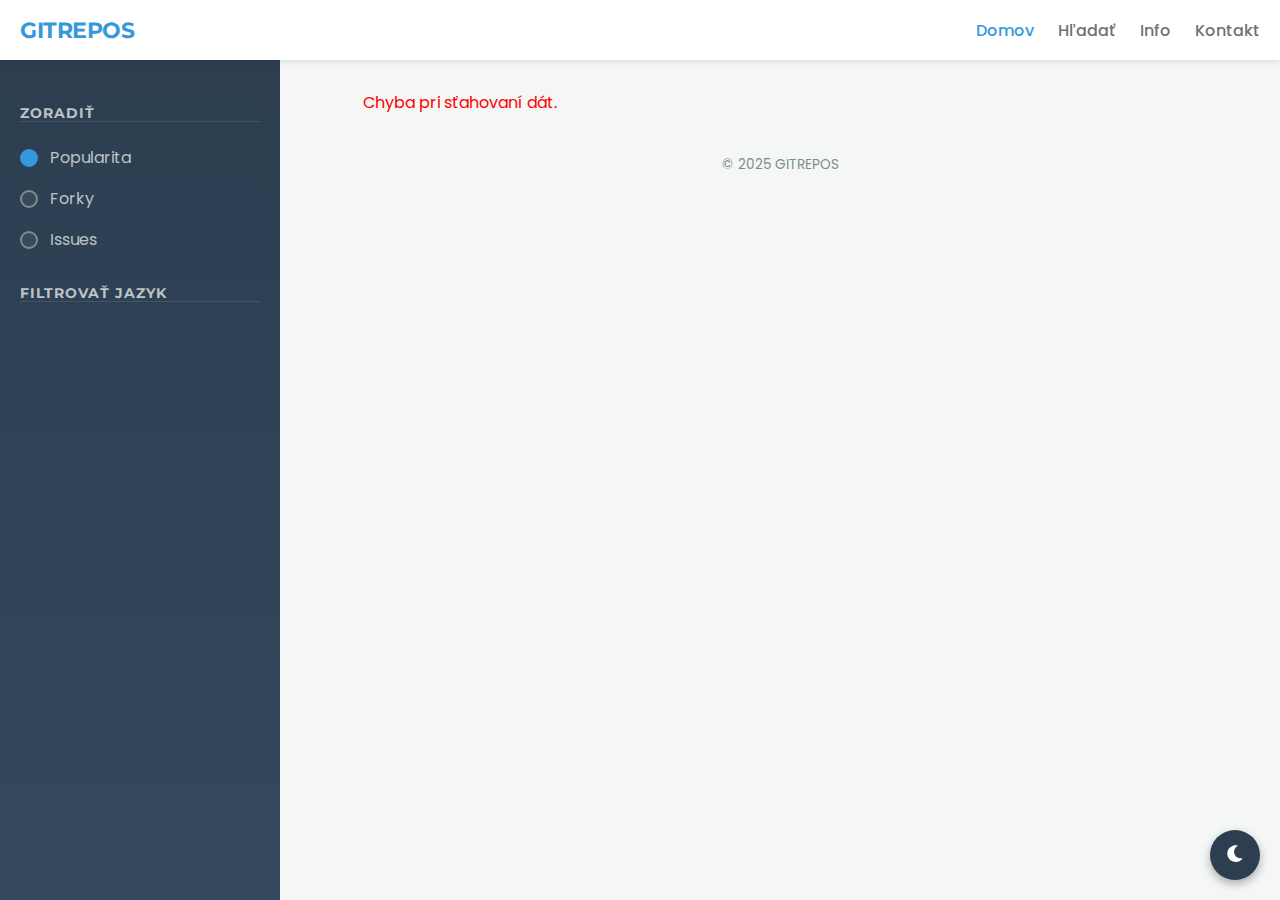
<file: index.html>
<!DOCTYPE html>
<html lang="sk">
<head>
    <meta charset="UTF-8">
    <meta name="viewport" content="width=device-width, initial-scale=1.0">
    <title>GitRepos - Domov</title>
    <link rel="stylesheet" href="https://cdnjs.cloudflare.com/ajax/libs/font-awesome/6.0.0/css/all.min.css">
    <link rel="stylesheet" href="style.css">
</head>
<body>

    <header>
        <div class="logo">
            <a href="index.html">GITREPOS</a>
        </div>
        <nav class="menu">
            <a href="index.html" class="active">Domov</a>
            <a href="search.html">Hľadať</a>
            <a href="info.html">Info</a>
            <a href="contact.html">Kontakt</a>
        </nav>
    </header>

    <div class="layout">
        
        <aside class="sidebar">
            <h3>Zoradiť</h3>
            <ul class="filtre">
                <li>
                    <label>
                        <input type="radio" name="sort" value="stars" checked>
                        <div class="custom-box is-round"></div>
                        <span>Popularita</span>
                    </label>
                </li>
                <li>
                    <label>
                        <input type="radio" name="sort" value="forks">
                        <div class="custom-box is-round"></div>
                        <span>Forky</span>
                    </label>
                </li>
                <li>
                    <label>
                        <input type="radio" name="sort" value="issues">
                        <div class="custom-box is-round"></div>
                        <span>Issues</span>
                    </label>
                </li>
            </ul>

            <h3>Filtrovať jazyk</h3>
            <ul class="filtre" id="lang-list">
            </ul>
        </aside>

        <main>
            <div id="grid" class="grid"></div>
            <footer>© 2025 GITREPOS</footer>
        </main>
    </div>

    <button id="dark-mode-toggle">
        <i class="fa-solid fa-moon"></i>
    </button>

    <script src="script.js"></script>
</body>
</html>
</file>
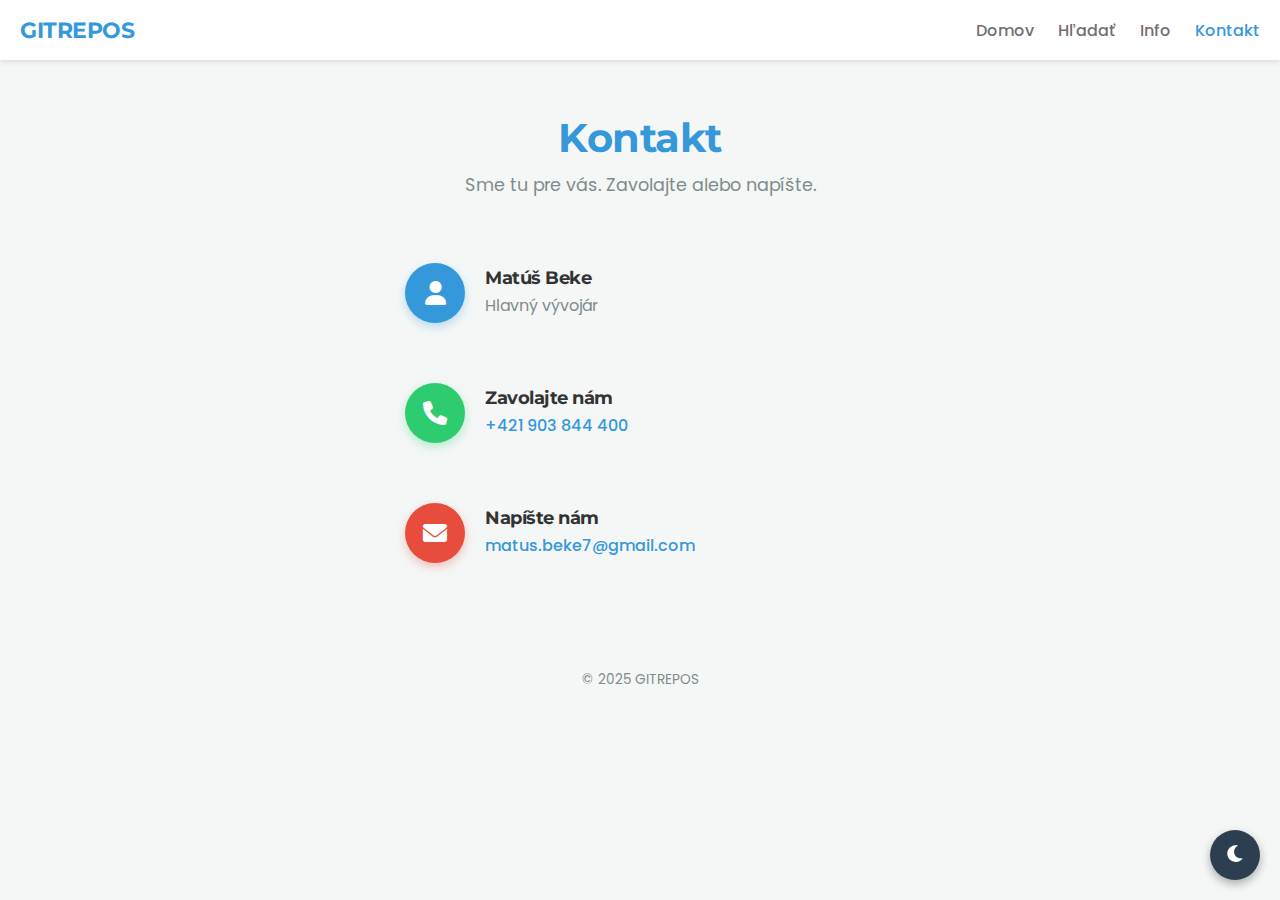
<file: contact.html>
<!DOCTYPE html>
<html lang="sk">
<head>
    <meta charset="UTF-8">
    <meta name="viewport" content="width=device-width, initial-scale=1.0">
    <title>GitRepos - Kontakt</title>
    <link rel="stylesheet" href="https://cdnjs.cloudflare.com/ajax/libs/font-awesome/6.0.0/css/all.min.css">
    <link rel="stylesheet" href="style.css">
</head>
<body>

    <header>
        <div class="logo">
            <a href="index.html">GITREPOS</a>
        </div>
        <nav class="menu">
            <a href="index.html">Domov</a>
            <a href="search.html">Hľadať</a>
            <a href="info.html">Info</a>
            <a href="contact.html" class="active">Kontakt</a>
        </nav>
    </header>

    <div class="layout">
        <main>
            <div class="container" style="display: flex; flex-direction: column; justify-content: center; min-height: 60vh;">
                
                <div class="contact-header">
                    <h1>Kontakt</h1>
                    <p>Sme tu pre vás. Zavolajte alebo napíšte.</p>
                </div>

                <div class="contact-wrapper" style="justify-content: center;">
                    
                    <div class="contact-info" style="max-width: 500px; width: 100%;">
                        
                        <div class="info-item">
                            <div class="icon-box blue">
                                <i class="fa-solid fa-user"></i>
                            </div>
                            <div>
                                <h3>Matúš Beke</h3>
                                <p>Hlavný vývojár</p>
                            </div>
                        </div>

                        <a href="tel:+421903844400" class="info-item-link">
                            <div class="info-item">
                                <div class="icon-box green">
                                    <i class="fa-solid fa-phone"></i>
                                </div>
                                <div>
                                    <h3>Zavolajte nám</h3>
                                    <p style="color: var(--modra); font-weight: 500;">+421 903 844 400</p>
                                </div>
                            </div>
                        </a>

                        <a href="mailto:matus.beke7@gmail.com" target="_blank" class="info-item-link">
                            <div class="info-item">
                                <div class="icon-box red">
                                    <i class="fa-solid fa-envelope"></i>
                                </div>
                                <div>
                                    <h3>Napíšte nám</h3>
                                    <p style="color: var(--modra); font-weight: 500;">matus.beke7@gmail.com</p>
                                </div>
                            </div>
                        </a>

                    </div>
                </div>
            </div>
            
            <footer>© 2025 GITREPOS</footer>
        </main>
    </div>

    <button id="dark-mode-toggle">
        <i class="fa-solid fa-moon"></i>
    </button>

    <script src="script.js"></script>
</body>
</html>
</file>
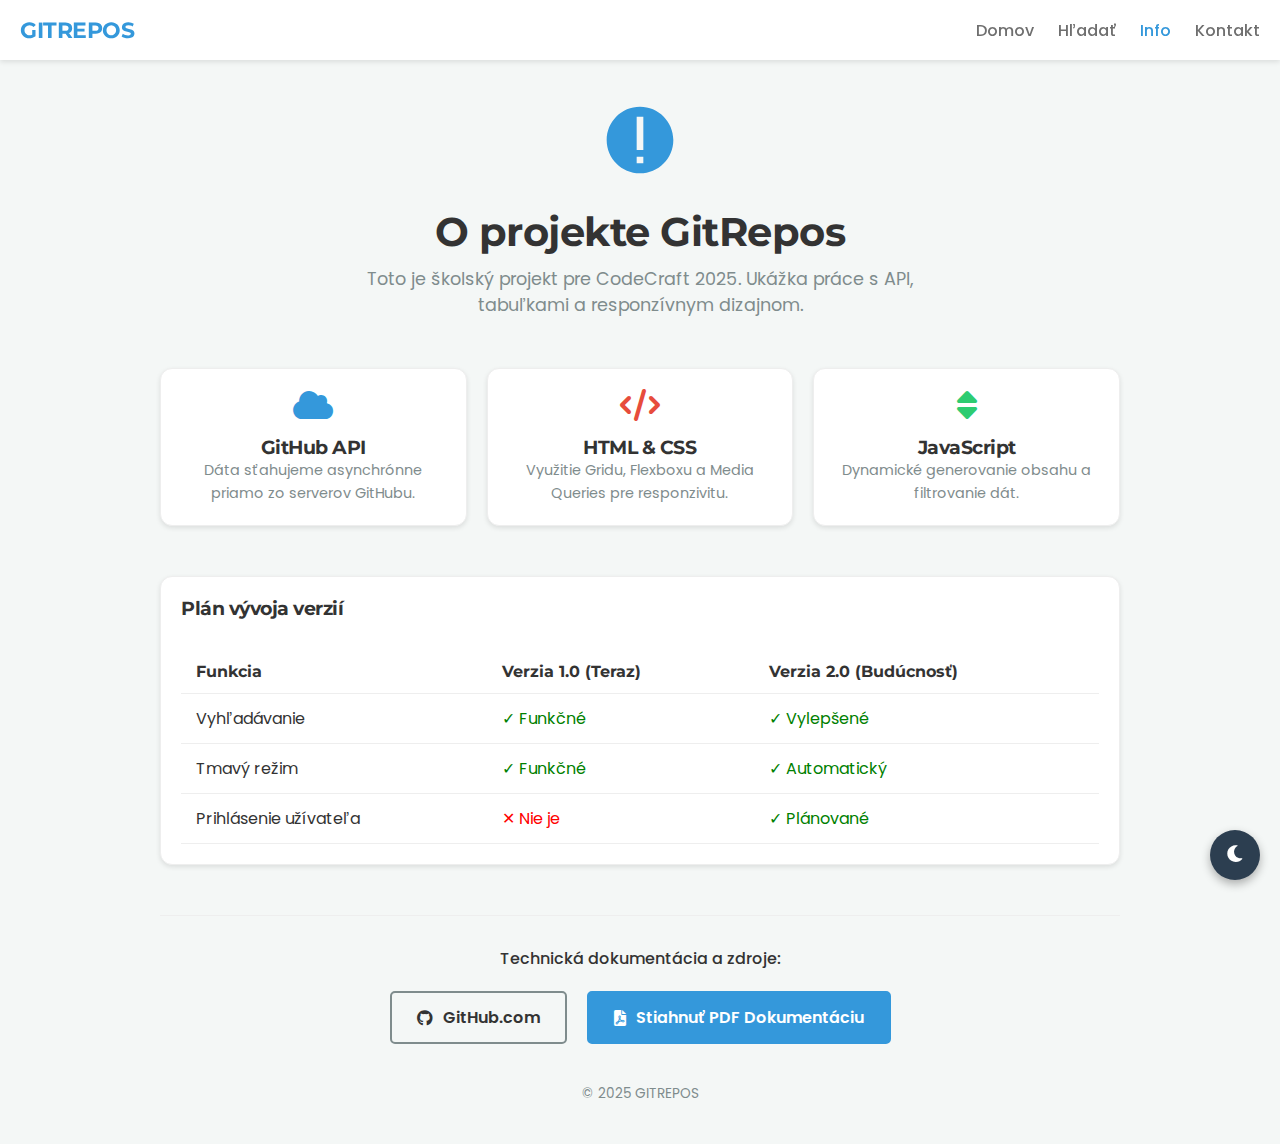
<file: info.html>
<!DOCTYPE html>
<html lang="sk">
<head>
    <meta charset="UTF-8">
    <meta name="viewport" content="width=device-width, initial-scale=1.0">
    <title>Info - GR Dashboard</title>
    <link rel="stylesheet" href="https://cdnjs.cloudflare.com/ajax/libs/font-awesome/6.0.0/css/all.min.css">
    <link rel="stylesheet" href="style.css">
</head>
<body>

    <header>
        <div class="logo">
            <a href="index.html">GITREPOS</a>
        </div>
        <nav class="menu">
            <a href="index.html">Domov</a>
            <a href="search.html">Hľadať</a>
            <a href="info.html" class="active">Info</a>
            <a href="contact.html">Kontakt</a>
        </nav>
    </header>

    <div class="layout">
        <main style="max-width: 1000px; margin: 0 auto; width: 100%; padding: 40px 20px;">
            
            <div style="text-align: center; margin-bottom: 50px;">
                <svg width="80" height="80" viewBox="0 0 24 24" fill="none" xmlns="http://www.w3.org/2000/svg" style="margin-bottom: 20px;">
                    <path d="M12 2C6.48 2 2 6.48 2 12C2 17.52 6.48 22 12 22C17.52 22 22 17.52 22 12C22 6.48 17.52 2 12 2ZM11 17H13V19H11V17ZM11 5H13V15H11V5Z" fill="#3498db"/>
                </svg>
                
                <h1 style="font-size: 2.5rem; margin-bottom: 10px; color: var(--text-main);">O projekte GitRepos</h1>
                <p style="font-size: 1.1rem; color: var(--text-card-small); max-width: 600px; margin: 0 auto;">
                    Toto je školský projekt pre CodeCraft 2025. Ukážka práce s API, tabuľkami a responzívnym dizajnom.
                </p>
            </div>

            <div class="grid" style="margin-bottom: 50px;">
                <div class="card" style="text-align: center;">
                    <i class="fa-solid fa-cloud" style="font-size: 2rem; color: var(--accent-color); margin-bottom: 15px;"></i>
                    <h3>GitHub API</h3>
                    <p>Dáta sťahujeme asynchrónne priamo zo serverov GitHubu.</p>
                </div>
                <div class="card" style="text-align: center;">
                    <i class="fa-solid fa-code" style="font-size: 2rem; color: #e74c3c; margin-bottom: 15px;"></i>
                    <h3>HTML & CSS</h3>
                    <p>Využitie Gridu, Flexboxu a Media Queries pre responzivitu.</p>
                </div>
                <div class="card" style="text-align: center;">
                    <i class="fa-solid fa-sort" style="font-size: 2rem; color: #2ecc71; margin-bottom: 15px;"></i>
                    <h3>JavaScript</h3>
                    <p>Dynamické generovanie obsahu a filtrovanie dát.</p>
                </div>
            </div>

            <div class="card" style="overflow-x: auto;">
                <h3 style="margin-bottom: 20px;">Plán vývoja verzií</h3>
                <table class="info-table">
                    <thead>
                        <tr>
                            <th>Funkcia</th>
                            <th>Verzia 1.0 (Teraz)</th>
                            <th>Verzia 2.0 (Budúcnosť)</th>
                        </tr>
                    </thead>
                    <tbody>
                        <tr>
                            <td>Vyhľadávanie</td>
                            <td style="color: green;">✓ Funkčné</td>
                            <td style="color: green;">✓ Vylepšené</td>
                        </tr>
                        <tr>
                            <td>Tmavý režim</td>
                            <td style="color: green;">✓ Funkčné</td>
                            <td style="color: green;">✓ Automatický</td>
                        </tr>
                        <tr>
                            <td>Prihlásenie užívateľa</td>
                            <td style="color: red;">✕ Nie je</td>
                            <td style="color: green;">✓ Plánované</td>
                        </tr>
                    </tbody>
                </table>
            </div>

            <div class="links-section">
                <p>Technická dokumentácia a zdroje:</p>
                
                <div class="buttons-row">
                    
                    <a href="https://github.com" target="_blank" class="btn btn-secondary">
                        <i class="fa-brands fa-github"></i> GitHub.com
                    </a>

                    <a href="https://www.ifi.uzh.ch/dam/jcr:ff780599-d5e2-4d05-b923-1c333cbf2842/A%20Tutorial%20for%20GitHub.pdf" 
                       target="_blank" 
                       class="btn btn-primary">
                        <i class="fa-solid fa-file-pdf"></i> Stiahnuť PDF Dokumentáciu
                    </a>

                </div>
            </div>

            <footer>© 2025 GITREPOS</footer>
        </main>
    </div>

    <button id="dark-mode-toggle">
        <i class="fa-solid fa-moon"></i>
    </button>

    <script src="script.js"></script>
</body>
</html>
</file>
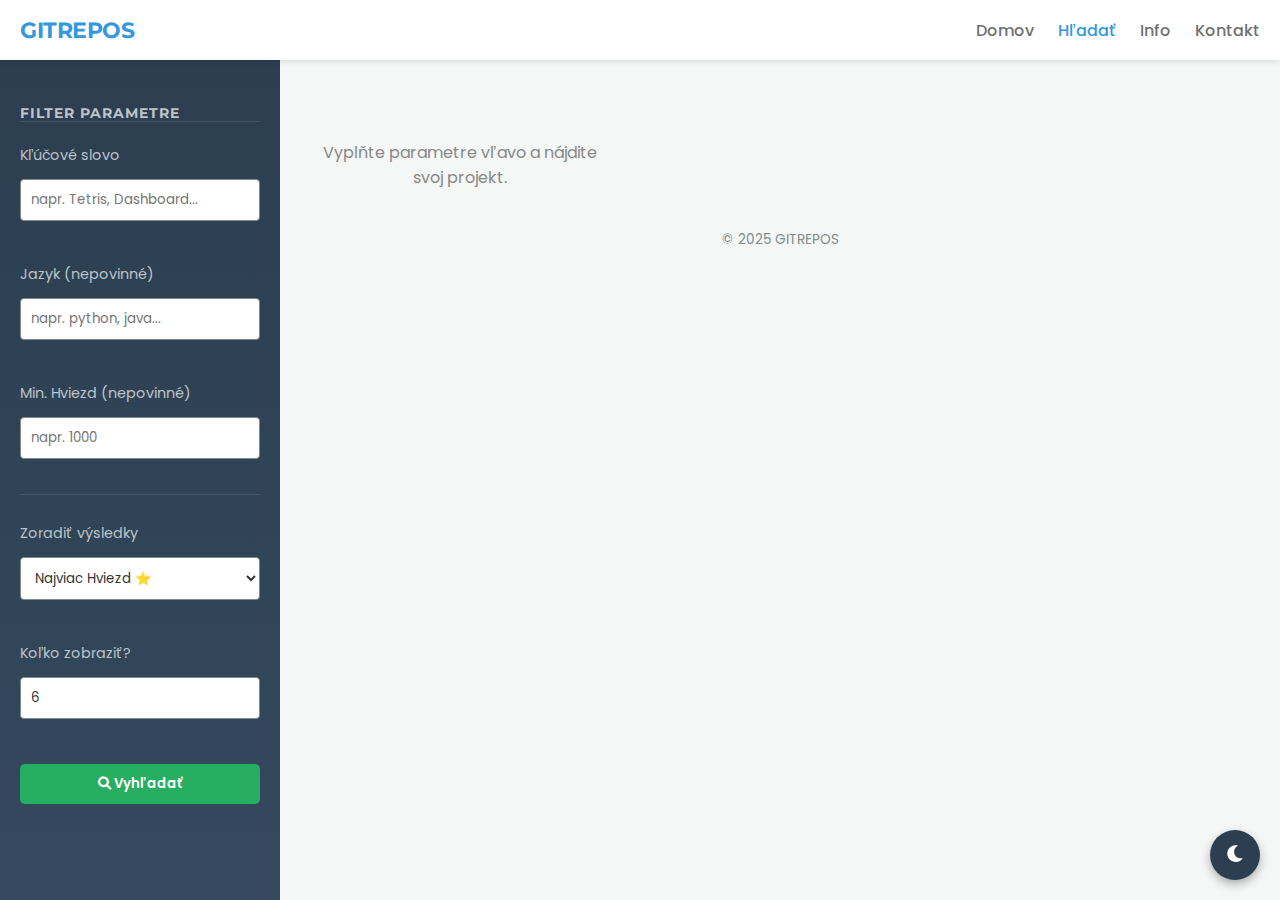
<file: search.html>
<!DOCTYPE html>
<html lang="sk">
<head>
    <meta charset="UTF-8">
    <meta name="viewport" content="width=device-width, initial-scale=1.0">
    <title>GitRepos - Hľadanie</title>
    <link rel="stylesheet" href="https://cdnjs.cloudflare.com/ajax/libs/font-awesome/6.0.0/css/all.min.css">
    <link rel="stylesheet" href="style.css">
</head>
<body>

    <header>
        <div class="logo">
            <a href="index.html">GITREPOS</a>
        </div>
        <nav class="menu">
            <a href="index.html">Domov</a>
            <a href="search.html" class="active">Hľadať</a>
            <a href="info.html">Info</a>
            <a href="contact.html">Kontakt</a>
        </nav>
    </header>

    <div class="layout">
        
        <aside class="sidebar">
            <h3>Filter Parametre</h3>
            
            <form onsubmit="event.preventDefault(); mojeHladanie();">
                
                <div style="margin-bottom: 20px;">
                    <label style="display:block; color:#bdc3c7; margin-bottom:5px; font-size:0.9rem;">
                        Kľúčové slovo
                    </label>
                    <input type="text" id="hladany-nazov" placeholder="napr. Tetris, Dashboard..." 
                           style="width:100%; padding:10px; border-radius:4px; border:1px solid #7f8c8d; background:#fff; color:#333;">
                </div>

                <div style="margin-bottom: 20px;">
                    <label style="display:block; color:#bdc3c7; margin-bottom:5px; font-size:0.9rem;">
                        Jazyk (nepovinné)
                    </label>
                    <input type="text" id="hladany-jazyk" placeholder="napr. python, java..." 
                           style="width:100%; padding:10px; border-radius:4px; border:1px solid #7f8c8d; background:#fff; color:#333;">
                </div>

                <div style="margin-bottom: 20px;">
                    <label style="display:block; color:#bdc3c7; margin-bottom:5px; font-size:0.9rem;">
                        Min. Hviezd (nepovinné)
                    </label>
                    <input type="number" id="hladane-hviezdy" placeholder="napr. 1000" min="0"
                           style="width:100%; padding:10px; border-radius:4px; border:1px solid #7f8c8d; background:#fff; color:#333;">
                </div>

                <hr style="border: 0; border-top: 1px solid rgba(255,255,255,0.1); margin: 20px 0;">

                <div style="margin-bottom: 20px;">
                    <label style="display:block; color:#bdc3c7; margin-bottom:5px; font-size:0.9rem;">
                        Zoradiť výsledky
                    </label>
                    <select id="hladane-zoradenie" style="width:100%; padding:10px; border-radius:4px; border:1px solid #7f8c8d;">
                        <option value="stars">Najviac Hviezd ⭐</option>
                        <option value="forks">Najviac Forkov 🍴</option>
                        <option value="issues">Najviac Issues 🐛</option>
                        <option value="updated">Najnovšie 📅</option>
                    </select>
                </div>

                <div style="margin-bottom: 20px;">
                    <label style="display:block; color:#bdc3c7; margin-bottom:5px; font-size:0.9rem;">
                        Koľko zobraziť?
                    </label>
                    <input type="number" id="hladany-pocet" value="6" min="1" max="50"
                           style="width:100%; padding:10px; border-radius:4px; border:1px solid #7f8c8d; background:#fff; color:#333;">
                </div>

                <button type="button" onclick="mojeHladanie()" class="btn" style="margin-top:10px; background: #27ae60;">
                    <i class="fa-solid fa-search"></i> Vyhľadať
                </button>
            </form>
        </aside>

        <main>
            <div id="vysledky-hladania" class="grid">
                <p style="text-align:center; margin-top:50px; color:#888;">
                    Vyplňte parametre vľavo a nájdite svoj projekt.
                </p>
            </div>
            <footer>© 2025 GITREPOS</footer>
        </main>
    </div>

    <button id="dark-mode-toggle">
        <i class="fa-solid fa-moon"></i>
    </button>

    <script src="script.js"></script>
</body>
</html>
</file>
<file: style.css>
/* ==================================================
   PROJEKT: GitRepos Dashboard
   AUTOR: Matúš Beke
   POPIS: Hlavný štýl pre celú webstránku
   ================================================== */

/* 1. IMPORT PÍSIEM (Google Fonts) */
/* Používame 'Montserrat' pre nadpisy (aby boli tučné) a 'Poppins' pre text */
@import url('https://fonts.googleapis.com/css2?family=Montserrat:wght@700;800&family=Poppins:wght@300;400;500;600&display=swap');

/* 2. PREMENNÉ (Farby a nastavenia) */
:root {
    /* Svetlý režim (Light Mode) */
    --pozadie: #f4f7f6;
    --text: #333;
    --hlavicka-bg: #fff;
    
    /* Farby pre bočný panel */
    --sidebar-bg: linear-gradient(180deg, #2c3e50 0%, #34495e 100%);
    --sidebar-text: #ecf0f1;
    --sidebar-text-muted: #bdc3c7;
    
    /* Hlavná farba (Modrá) */
    --modra: #3498db;
    --accent-color: #3498db;
    
    /* Kartičky a orámovanie */
    --karta-bg: #fff;
    --text-card-title: #2c3e50;
    --text-card-small: #7f8c8d;
    --okraj: #eee;
    --border-color: #eee;
    --shadow-color: rgba(0,0,0,0.1);
}

/* Tmavý režim (Dark Mode) - prepíše farby */
body.dark-mode {
    --pozadie: #121212;
    --text: #e0e0e0;
    --hlavicka-bg: #1e1e1e;
    --sidebar-bg: linear-gradient(180deg, #1a1a1a 0%, #2c2c2c 100%);
    --sidebar-text: #ccc;
    --karta-bg: #1e1e1e;
    --text-card-title: #fff;
    --text-card-small: #aaa;
    --okraj: #333;
    --border-color: #333;
}

/* 3. ZÁKLADNÉ NASTAVENIA (Reset) */
* {
    margin: 0;
    padding: 0;
    box-sizing: border-box; /* Aby padding nezväčšoval elementy */
}

body {
    font-family: 'Poppins', sans-serif; /* Základný font */
    background-color: var(--pozadie);
    color: var(--text);
    display: flex;
    flex-direction: column;
    min-height: 100vh; /* Aby bola pätička dole */
    transition: background-color 0.3s, color 0.3s; /* Plynulá zmena farieb */
}

/* Nadpisy majú iný font */
h1, h2, h3, h4, h5, h6, .logo a {
    font-family: 'Montserrat', sans-serif;
    font-weight: 700;
    letter-spacing: -0.5px;
}

a {
    text-decoration: none; /* Zrušíme podčiarknutie odkazov */
    color: inherit;
}

ul {
    list-style: none; /* Zrušíme bodky pri zoznamoch */
}

/* 4. HLAVIČKA (Header) */
header {
    background-color: var(--hlavicka-bg);
    height: 60px;
    display: flex;
    align-items: center;
    justify-content: space-between; /* Logo vľavo, menu vpravo */
    padding: 0 20px;
    box-shadow: 0 2px 5px rgba(0,0,0,0.1);
    position: sticky; /* Aby ostala prilepená hore */
    top: 0;
    z-index: 100;
}

.logo a {
    font-size: 1.4rem;
    color: var(--modra);
    text-transform: uppercase;
}

.menu a {
    margin-left: 20px;
    font-weight: 500;
    opacity: 0.7;
    transition: 0.3s;
    font-family: 'Poppins', sans-serif;
}

.menu a:hover, .menu a.active {
    opacity: 1;
    color: var(--modra);
}

/* 5. ROZLOŽENIE STRÁNKY (Layout) */
.layout {
    display: flex;
    flex: 1;
    height: calc(100vh - 60px); /* Výška okna mínus hlavička */
}

main {
    flex: 1;
    padding: 30px;
    overflow-y: auto; /* Scrollovanie obsahu */
}

.container {
    max-width: 900px;
    margin: 0 auto; /* Centrovanie na stred */
}

/* 6. BOČNÝ PANEL (Sidebar) */
.sidebar {
    width: 280px;
    background: var(--sidebar-bg);
    color: var(--sidebar-text);
    padding: 20px;
    overflow-y: auto;
    flex-shrink: 0;
}

.sidebar h3 {
    font-size: 0.85rem;
    text-transform: uppercase;
    color: #bdc3c7;
    margin-top: 25px;
    margin-bottom: 15px;
    border-bottom: 1px solid rgba(255,255,255,0.1);
    letter-spacing: 1px;
    font-family: 'Montserrat', sans-serif;
}

.sidebar label {
    display: flex;
    align-items: center;
    cursor: pointer;
    padding: 8px 0;
    color: #bdc3c7;
    transition: 0.2s;
}

.sidebar label:hover {
    color: white;
}

/* Inputy v bočnom paneli */
.sidebar input[type="text"], 
.sidebar input[type="number"],
.sidebar select {
    width: 100%;
    padding: 8px;
    margin-bottom: 15px;
    border-radius: 4px;
    border: 1px solid #7f8c8d;
    background: #fff;
    color: #333;
    font-family: 'Poppins', sans-serif;
}

/* Tlačidlo v sidebare */
.btn {
    width: 100%;
    padding: 10px;
    background: var(--modra);
    color: white;
    border: none;
    border-radius: 5px;
    cursor: pointer;
    font-weight: 600;
    margin-top: 10px;
    font-family: 'Poppins', sans-serif;
}

.btn:hover {
    opacity: 0.9;
}

/* Vlastný dizajn checkboxov (štvorčeky a krúžky) */
.sidebar input[type="checkbox"], 
.sidebar input[type="radio"] { 
    display: none; /* Skryjeme pôvodný checkbox */
}

.custom-box {
    width: 18px;
    height: 18px;
    border: 2px solid #7f8c8d;
    background: rgba(255, 255, 255, 0.05);
    margin-right: 12px;
    display: flex;
    align-items: center;
    justify-content: center;
}

/* Keď je checkbox zaškrtnutý */
.sidebar input:checked + .custom-box {
    background-color: var(--modra);
    border-color: var(--modra);
}

.is-round { border-radius: 50%; }
.is-square { border-radius: 4px; }

/* 7. KARTIČKY A GRID (Mriežka) */
.grid {
    display: grid;
    /* Automatické stĺpce, minimálne 280px široké */
    grid-template-columns: repeat(auto-fill, minmax(280px, 1fr));
    gap: 20px;
}

.card {
    background: var(--karta-bg);
    border: 1px solid var(--okraj);
    border-radius: 12px;
    padding: 20px;
    box-shadow: 0 2px 5px rgba(0,0,0,0.1);
    transition: 0.3s;
    display: flex;
    flex-direction: column;
}

.card:hover {
    transform: translateY(-5px); /* Efekt zdvihnutia */
    border-color: var(--modra);
}

.card h4 {
    margin-bottom: 10px;
    color: var(--text);
    font-size: 1.1rem;
}

.card p {
    font-size: 0.9rem;
    color: #7f8c8d;
    line-height: 1.6;
    flex-grow: 1;
    font-family: 'Poppins', sans-serif;
}

/* 8. KONTAKTNÁ SEKCIA */
.contact-header {
    text-align: center;
    margin-bottom: 50px;
}

.contact-header h1 {
    font-size: 2.5rem;
    color: var(--modra);
    margin-bottom: 10px;
}

.contact-header p {
    color: #7f8c8d;
    font-size: 1.1rem;
}

.contact-wrapper {
    display: flex;
    gap: 50px;
    align-items: flex-start;
    flex-wrap: wrap;
    justify-content: center;
}

.contact-info {
    flex: 1;
    min-width: 300px;
}

.info-item {
    display: flex;
    align-items: center;
    gap: 20px;
    margin-bottom: 30px;
    padding: 15px;
    border-radius: 10px;
    transition: 0.3s;
}

.info-item:hover {
    background: rgba(0,0,0,0.03);
}

/* Ikony v krúžku */
.icon-box {
    width: 60px;
    height: 60px;
    border-radius: 50%;
    display: flex;
    align-items: center;
    justify-content: center;
    font-size: 1.5rem;
    color: white;
}

/* Farby pre ikony */
.blue { background: #3498db; box-shadow: 0 4px 10px rgba(52, 152, 219, 0.3); }
.green { background: #2ecc71; box-shadow: 0 4px 10px rgba(46, 204, 113, 0.3); }
.red { background: #e74c3c; box-shadow: 0 4px 10px rgba(231, 76, 60, 0.3); }

.info-item h3 {
    margin-bottom: 5px;
    font-size: 1.1rem;
    color: var(--text);
}

.info-item p {
    color: #7f8c8d;
}

.info-item-link {
    text-decoration: none;
    display: block;
    transition: transform 0.2s;
}

.info-item-link:hover .info-item {
    background: rgba(52, 152, 219, 0.1);
    transform: translateX(10px);
    border-radius: 12px;
    cursor: pointer;
}

/* 9. PÄTIČKA (Footer) */
footer {
    text-align: center;
    margin-top: 40px;
    color: #7f8c8d;
    font-size: 0.85rem;
}

/* Tlačidlo pre Tmavý režim */
#dark-mode-toggle {
    position: fixed;
    bottom: 20px;
    right: 20px;
    background-color: #2c3e50;
    color: #fff;
    border: none;
    width: 50px;
    height: 50px;
    border-radius: 50%;
    cursor: pointer;
    font-size: 1.2rem;
    box-shadow: 0 4px 10px rgba(0,0,0,0.3);
    transition: 0.3s;
}

body.dark-mode #dark-mode-toggle {
    background-color: #f1c40f;
    color: #333;
}

/* 10. TABUĽKA A ODKAZY (Info stránka) */
.info-table {
    width: 100%;
    border-collapse: collapse;
    margin-top: 10px;
    min-width: 500px;
}

.info-table th, 
.info-table td {
    padding: 12px 15px;
    border-bottom: 1px solid var(--border-color);
    text-align: left;
    color: var(--text);
}

.info-table th {
    font-family: 'Montserrat', sans-serif;
    font-weight: 700;
}

/* Toto musím mať pre splnenie zadania (!important) */
.error-msg {
    color: #e74c3c !important;
    font-weight: bold;
}

/* Tlačidlá na stiahnutie */
.links-section {
    text-align: center;
    margin-top: 50px;
    padding-top: 30px;
    border-top: 1px solid var(--border-color);
}

.links-section p {
    margin-bottom: 20px;
    font-weight: 500;
    color: var(--text);
}

.buttons-row {
    display: flex;
    gap: 20px;
    justify-content: center;
    flex-wrap: wrap;
}

.links-section .btn {
    width: auto;
    padding: 12px 25px;
    font-size: 1rem;
    display: inline-flex;
    align-items: center;
    gap: 10px;
    margin: 0;
}

/* Modré tlačidlo */
.btn-primary {
    background-color: var(--accent-color);
    color: white;
    font-weight: 600;
    border: 2px solid var(--accent-color);
}

.btn-primary:hover {
    background-color: #2980b9;
    transform: translateY(-2px);
}

/* Priehľadné tlačidlo */
.btn-secondary {
    background-color: transparent;
    color: var(--text);
    border: 2px solid var(--text-card-small);
}

.btn-secondary:hover {
    background-color: var(--text-card-small);
    color: white;
}

/* 11. RESPONZIVITA (Mobil a Tablet) */
/* Toto sa spustí len na menších obrazovkách */

@media (max-width: 1024px) {
    .container {
        max-width: 95%;
    }
    .grid {
        grid-template-columns: repeat(auto-fill, minmax(250px, 1fr));
    }
}

@media (max-width: 768px) {
    header {
        height: auto;
        flex-direction: column;
        padding: 15px 0;
        gap: 15px;
    }

    .menu {
        display: flex;
        flex-wrap: wrap;
        justify-content: center;
        gap: 10px;
        width: 100%;
        margin: 0;
    }

    .menu a {
        margin: 0;
        padding: 8px 16px;
        background-color: #f0f2f5;
        border-radius: 20px;
        font-size: 0.9rem;
        border: 1px solid transparent;
        color: #333;
    }

    body.dark-mode .menu a {
        background-color: #333;
        color: #fff;
    }

    .menu a.active {
        background-color: rgba(52, 152, 219, 0.1);
        border-color: var(--modra);
        color: var(--modra);
    }

    .layout {
        flex-direction: column;
        height: auto;
    }

    main {
        padding: 20px 15px;
        overflow: visible;
    }

    .sidebar {
        width: 100%;
        padding: 20px;
        border-bottom: 2px solid rgba(0,0,0,0.05);
        background: var(--bg-body);
    }

    .sidebar h3 {
        margin-top: 0;
        font-size: 0.9rem;
        color: var(--text);
        border-bottom: none;
        margin-bottom: 10px;
    }

    .sidebar input, .sidebar select {
        background: var(--karta-bg);
        border: 1px solid var(--border-color);
        color: var(--text);
    }

    .sidebar ul.filtre {
        display: flex;
        flex-wrap: wrap;
        gap: 15px;
    }
    
    .sidebar ul.filtre li {
        margin-bottom: 0;
    }

    .grid {
        grid-template-columns: 1fr;
        gap: 25px;
    }

    .card {
        box-shadow: 0 4px 15px rgba(0,0,0,0.08);
    }

    .contact-wrapper {
        flex-direction: column;
        gap: 30px;
    }

    .contact-info, .info-item {
        width: 100%;
    }

    .info-item {
        background: var(--karta-bg);
        border-radius: 12px;
        padding: 15px;
        box-shadow: 0 2px 5px rgba(0,0,0,0.05);
    }

    .contact-header h1 {
        font-size: 2rem;
    }

    #dark-mode-toggle {
        bottom: 15px;
        right: 15px;
        width: 45px;
        height: 45px;
        font-size: 1rem;
        opacity: 0.8;
    }
}
</file>
